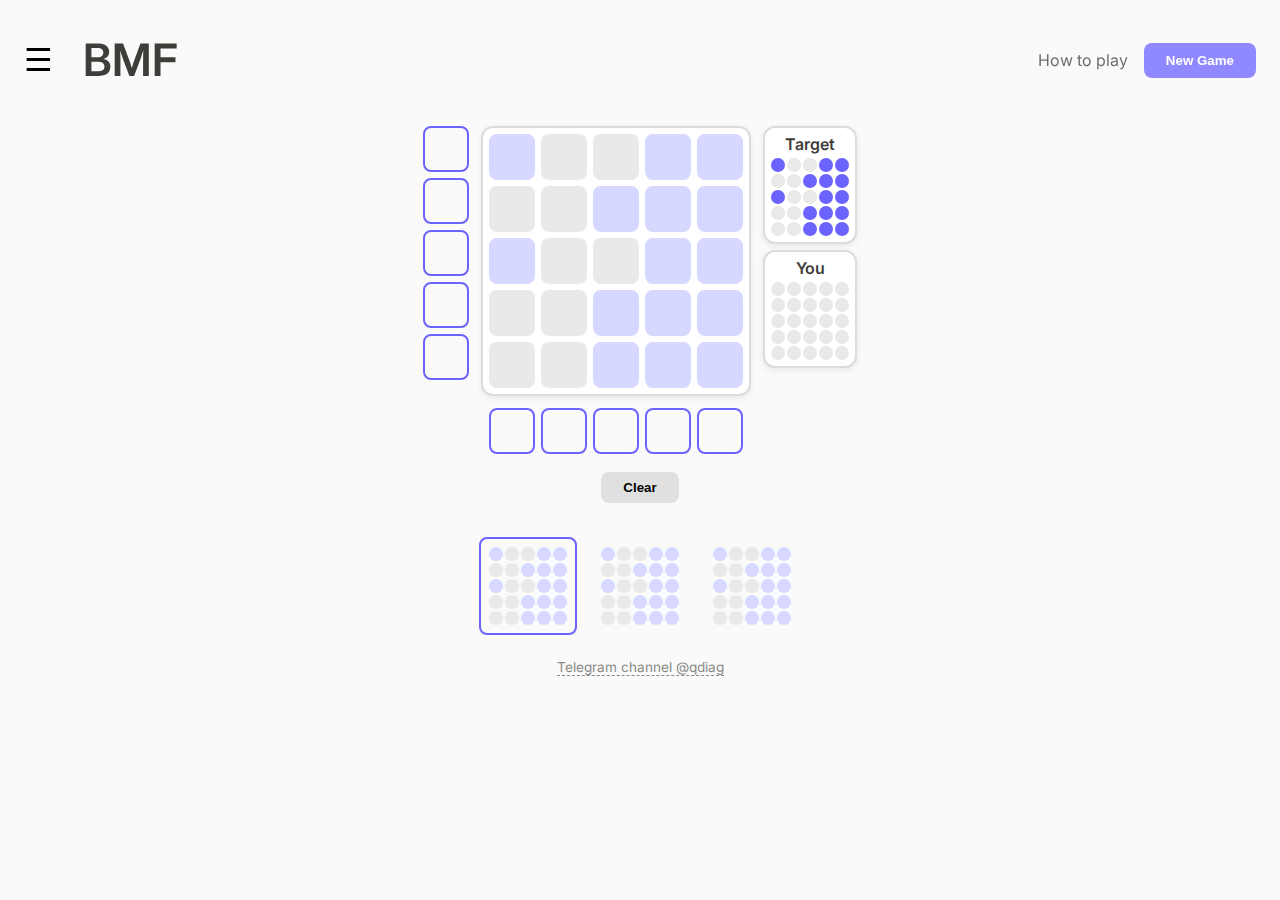
<file: bmf/index.html>
<!DOCTYPE html>
<html lang="en">
<head>
  <meta charset="UTF-8">
  <title>BMF Game</title>
  <meta name="viewport" content="width=device-width,initial-scale=1">
  
  <link href="https://fonts.googleapis.com/css2?family=Inter:wght@400;600&display=swap" rel="stylesheet">
  <link rel="icon" type="image/png" href="https://qdiag.xyz/bmf/favicon.png">
  <link rel="stylesheet" href="styles.css">
</head>

<body>
  <!-- ====== HEADER ====== -->
  <div class="header">
    <div class="leftControls">
      <button id="menuBtn" class="hamburger">☰</button>
      <div class="title">BMF</div>
    </div>
    <div class="rightControls">
      <div id="timerDisplay" class="timer">
        <span id="timerValue">00:00</span>
      </div>
      <a id="helpLink" href="#!">How&nbsp;to&nbsp;play</a>
      <button id="newBtn">New Game</button>
    </div>
  </div>

  <!-- ====== SETTINGS PANEL ====== -->
  <div id="panel">
    <div class="setting">
      <label>Combine</label>
      <div class="modeToggle">
        <label class="modeBtn" id="orBtn"><input type="radio" hidden name="mode" value="bool">OR</label>
        <label class="modeBtn checked" id="xorBtn"><input type="radio" hidden name="mode" value="mod" checked>XOR</label>
      </div>
    </div>

    <div class="setting">
      <label>Board size</label>
      <div class="stepper" data-target="n">
        <button class="minus">-</button><span id="nVal">5</span><button class="plus">+</button>
      </div>
    </div>

    <div class="setting">
      <label>Layers</label>
      <div class="stepper" data-target="r">
        <button class="minus">-</button><span id="rVal">3</span><button class="plus">+</button>
      </div>
    </div>

    <div class="setting">
      <label>Preview</label>
      <label class="switch">
        <input type="checkbox" id="previewToggle" checked>
        <span class="slider"></span>
      </label>
    </div>

    <div class="setting">
      <label>Timer</label>
      <label class="switch">
        <input type="checkbox" id="timerToggle" checked>
        <span class="slider"></span>
      </label>
    </div>

    <div class="setting">
      <label>Scale</label>
      <div class="stepper" data-target="zoom">
        <button class="minus">-</button><span id="zoomVal">100&nbsp;%</span><button class="plus">+</button>
      </div>
    </div>

    <div class="setting codeInputWrap">
      <label for="codeInput">Puzzle code</label>
      <input id="codeInput" placeholder="Enter / will show code here">
      <div class="codeButtons">
        <button id="copyCodeBtn">Copy Code</button>
        <button id="loadCodeBtn">Load Code</button>
      </div>
    </div>

    <div class="setting">
      <label>Editor mode</label>
      <label class="switch">
        <input type="checkbox" id="editorToggle">
        <span class="slider"></span>
      </label>
    </div>

    <a class="panelLink" href="https://forms.gle/tAUDAFZZKGTbSEpk9" target="_blank" rel="noopener">Give Feedback</a>
  </div>

  <!-- ====== GAME ====== -->
  <div id="app">
    <div class="editWrap">
      <div class="boardGroup">
        <div id="rowToggles" class="rowToggles"></div>
        <div class="boardArea">
          <div class="gridCard">
            <div id="editGrid" class="grid main"></div>
          </div>
          <div id="colToggles" class="colToggles"></div>
        </div>
      </div>
      <div id="previews" class="previewWrap"></div>
    </div>

    <div class="btnbar"><button id="clearBtn">Clear</button></div>
    <div id="cards"></div>
  </div>

  <!-- footer -->
  <div class="footer">
    <a id="tgLink" href="https://t.me/qdiag" target="_blank" rel="noopener">Telegram&nbsp;channel&nbsp;@qdiag</a>
  </div>

  <script src="tutorial.js"></script>
  <script src="timer.js"></script>
  <script src="script.js"></script>
</body>
</html>
</file>
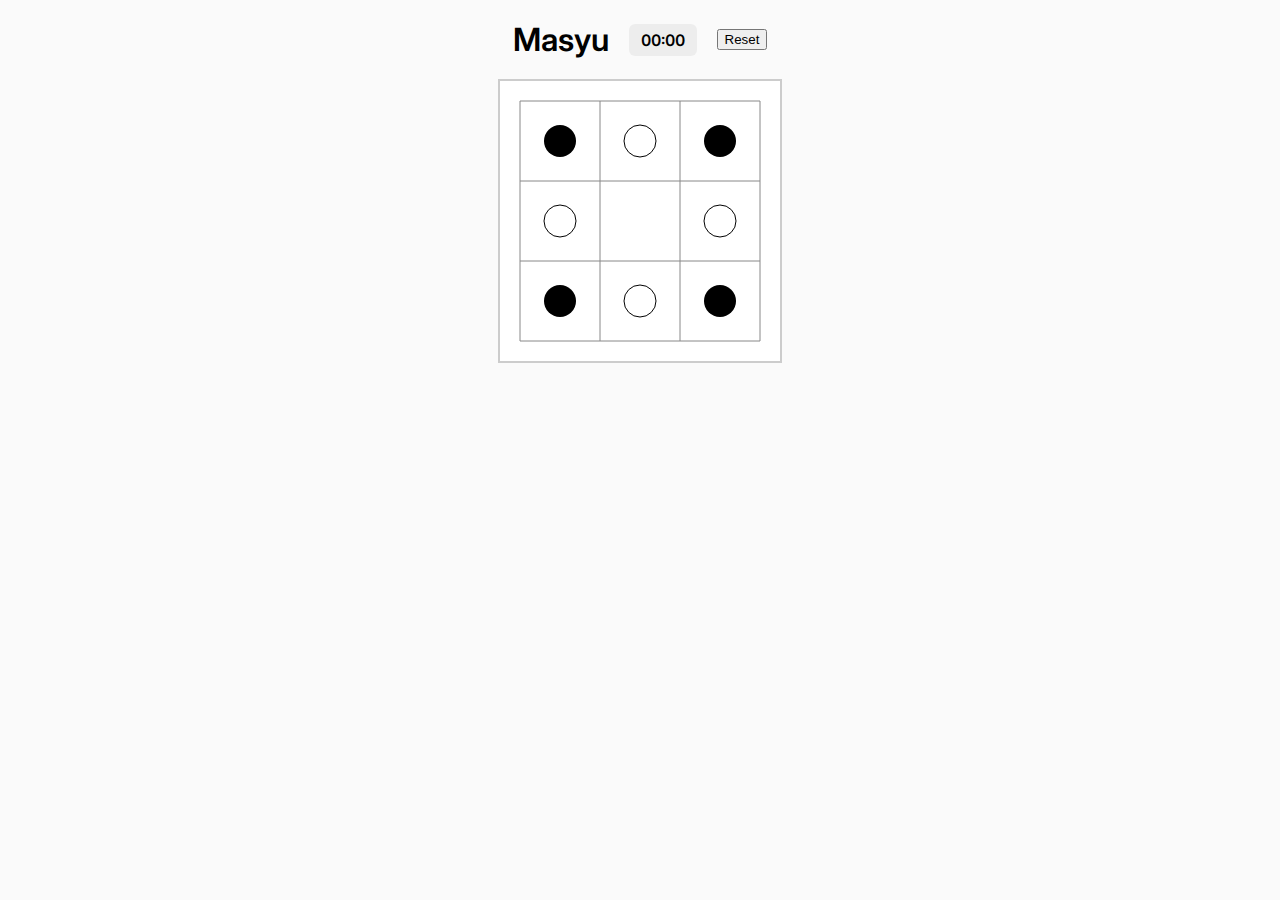
<file: masyu/index.html>
<!DOCTYPE html>
<html lang="en">
<head>
  <meta charset="UTF-8">
  <title>Masyu</title>
  <meta name="viewport" content="width=device-width,initial-scale=1">
  <link href="https://fonts.googleapis.com/css2?family=Inter:wght@400;600&display=swap" rel="stylesheet">
  <link rel="stylesheet" href="styles.css">
</head>
<body>
  <div class="header">
    <div class="title">Masyu</div>
    <div id="timerDisplay" class="timer"><span id="timerValue">00:00</span></div>
    <button id="resetBtn">Reset</button>
  </div>
  <canvas id="board" width="300" height="300"></canvas>
  <script src="timer.js"></script>
  <script src="script.js"></script>
</body>
</html>
</file>
<file: bmf/styles.css>
/* ====== VARIABLES ====== */
:root{
  --n:5;
  --size:46px;
  --gap:6px;
  --accent:#6c63ff;
  --accent-light:#d6d8ff;
  --bad:#ff6f6f;
  --bg:#fafafa;
  --tile-empty:#e9e9e9;
  --panelW:260px;
  --zoom:1;
  --headerH:100px;
}
@media(max-width:600px){:root{--gap:4px}}

/* ====== GLOBAL ====== */
*{box-sizing:border-box;margin:0;padding:0}
body{
  font-family:Inter,sans-serif;background:var(--bg);color:#3e3d3a;
  min-height:100vh;display:flex;flex-direction:column;align-items:center;
  padding-top:var(--headerH)
}

/* ====== HEADER ====== */
.header{
  position:fixed;top:0;left:0;right:0;height:var(--headerH);
  display:flex;justify-content:space-between;align-items:center;flex-wrap:wrap;
  padding:20px 24px 0;z-index:100;background:transparent;
  pointer-events:none
}
.header *{pointer-events:auto}

.hamburger{font-size:2rem;border:none;background:transparent;cursor:pointer}
.title{font-size:2.8rem;font-weight:600;margin-left:12px}

.leftControls,.rightControls{display:flex;gap:16px;align-items:center}
.leftControls{gap:18px}

@media(max-width:600px){
  .rightControls{flex-direction:column;align-items:flex-end;gap:8px;margin-top:8px}
}

#helpLink{
  font-size:1rem;color:#3e3d3a;text-decoration:none;opacity:.75;transition:.15s
}
#helpLink:hover{opacity:1}

#newBtn{
  cursor:pointer;padding:10px 22px;border:none;border-radius:8px;
  background:#9088ff;color:#fff;font-weight:600
}

/* ====== SETTINGS PANEL ====== */
#panel{
  position:fixed;top:0;left:0;height:100%;width:var(--panelW);
  background:#fff;border-right:1px solid #dadada;
  transform:translateX(-100%);transition:.25s ease;z-index:90;
  padding:90px 22px 30px
}
#panel.open{transform:translateX(0)}

.setting{margin-bottom:22px;display:flex;align-items:center;justify-content:space-between}
.setting label{font-weight:600}

/* toggle OR/XOR */
.modeToggle{display:flex;gap:6px}
.modeToggle input{display:none}
.modeBtn{
  padding:6px 14px;border:2px solid var(--accent);border-radius:6px;cursor:pointer;
  background:#fff;font-weight:600;transition:.15s
}
.modeBtn.checked{background:var(--accent);color:#fff}

/* switch */
.switch{position:relative;display:inline-block;width:46px;height:26px}
.switch input{opacity:0;width:0;height:0}
.slider{
  position:absolute;cursor:pointer;inset:0;background:#ccc;border-radius:26px;transition:.2s
}
.slider:before{
  content:'';position:absolute;left:2px;bottom:2px;width:22px;height:22px;
  background:#fff;border-radius:50%;transition:.2s
}
input:checked + .slider{background:var(--accent)}
input:checked + .slider:before{transform:translateX(20px)}

/* steppers */
.stepper{display:flex;align-items:center;gap:12px}
.stepper button{
  width:36px;height:36px;border:none;border-radius:8px;background:#e0e0e0;
  font-size:1.2rem;cursor:pointer;font-weight:600;transition:background .12s
}
.stepper button:hover{background:#d4d4d4}
.stepper span{min-width:48px;text-align:center;font-weight:600;font-size:1.05rem}

/* code input with editor button */
.codeInputWrap{flex-direction:column;align-items:stretch;gap:8px}
.codeInputRow{display:flex;gap:8px;align-items:center}
.codeInputWrap input{
  flex:1;padding:8px 10px;border:1px solid #ccc;border-radius:6px;font-family:monospace
}

.codeButtons{display:flex;gap:8px;margin-top:8px}
#copyCodeBtn,#loadCodeBtn{
  cursor:pointer;padding:6px 14px;border:none;border-radius:6px;font-weight:600
}
#copyCodeBtn{background:#e0e0e0;color:#3e3d3a;transition:.15s}
#copyCodeBtn.copied{background:var(--accent);color:#fff}
#loadCodeBtn{background:var(--accent);color:#fff}

/* panel link */
.panelLink{
  display:block;margin-top:40px;text-align:center;font-size:1rem;font-weight:600;
  color:#3e3d3a;text-decoration:none;opacity:.75;transition:.15s
}
.panelLink:hover{opacity:1}

/* ====== GAME LAYOUT ====== */
#app{
  display:flex;flex-direction:column;align-items:center;width:100%;
  transform:scale(var(--zoom));transform-origin:top center;
  margin-top:calc(26px / var(--zoom))
}

.editWrap{display:flex;flex-wrap:wrap;gap:calc(var(--gap)*2);justify-content:center}
.boardGroup{display:flex;gap:calc(var(--gap)*2);align-items:flex-start}
.rowToggles{display:grid;grid-template-rows:repeat(var(--n),var(--size));gap:var(--gap);flex-shrink:0}
.boardArea{display:flex;flex-direction:column;gap:var(--gap);align-items:center}
.colToggles{display:grid;grid-template-columns:repeat(var(--n),var(--size));gap:var(--gap);margin-top:var(--gap)}

/* card containers */
.gridCard{
  padding:var(--gap);background:#fff;border:2px solid #dcdcdc;border-radius:12px;
  box-shadow:0 2px 6px rgba(0,0,0,.08)
}

/* grids */
.grid{display:grid;gap:var(--gap)}
.grid.main{
  grid-template-columns:repeat(var(--n),var(--size));
  grid-template-rows:repeat(var(--n),var(--size))
}
.grid.mini{
  grid-template-columns:repeat(var(--n),14px);
  grid-template-rows:repeat(var(--n),14px);gap:2px
}

/* tiles */
.tile{
  width:100%;height:100%;border-radius:8px;display:flex;align-items:center;justify-content:center;
  transition:background .1s;font-size:.9rem;user-select:none
}
.tile.zero{background:var(--tile-empty)}
.tile.want{background:var(--accent-light)}
.tile.good{background:var(--accent);color:#fff}
.tile.bad{background:var(--bad)}

/* toggles */
.toggle{
  width:var(--size);height:var(--size);border-radius:8px;border:2px solid var(--accent);
  background:transparent;cursor:pointer;transition:.1s
}
.toggle.on{background:var(--accent)}

/* layer cards */
#cards{display:flex;gap:14px;margin-top:16px;flex-wrap:wrap;justify-content:center}
.card{
  cursor:pointer;padding:8px;border-radius:8px;border:2px solid transparent;transition:border .12s
}
.card.active{border-color:var(--accent)}

/* buttons */
.btnbar{margin:18px 0}
#clearBtn{
  cursor:pointer;padding:8px 22px;border:none;border-radius:8px;background:#e0e0e0;font-weight:600
}

/* previews */
.previewWrap{display:flex;flex-direction:column;gap:var(--gap)}
.previewWrap .label{font-weight:600;text-align:center;margin-bottom:4px}
@media(max-width:600px){
  .previewWrap{flex-direction:row;justify-content:center;width:100%;order:-1}
}

/* help modal */
.helpModal{
  display:none;position:fixed;inset:0;z-index:96;align-items:center;justify-content:center;
  backdrop-filter:blur(3px);background:rgba(0,0,0,.45)
}
.helpBox{
  max-width:320px;background:#fff;padding:30px 28px;border-radius:14px;
  box-shadow:0 4px 12px rgba(0,0,0,.2)
}
.helpBox h2{margin-bottom:14px;font-size:1.4rem}
.helpBox ul{margin-left:18px;margin-bottom:20px;font-size:.95rem;line-height:1.35}
.helpBox li{margin-bottom:10px}
.helpBox .tile{width:18px;height:18px;margin-right:6px;vertical-align:middle;display:inline-block}
#closeHelp{
  cursor:pointer;padding:8px 18px;border:none;border-radius:8px;
  background:var(--accent);color:#fff;font-weight:600
}

/* footer */
.footer{margin:24px 0 12px;font-size:.85rem;color:#3e3d3a;opacity:.6;text-align:center}
#tgLink{color:inherit;text-decoration:none;border-bottom:1px dashed currentColor}
#tgLink:hover{opacity:.8}

/* ====== TUTORIAL ====== */
.tutorialOverlay{
  position:fixed;inset:0;z-index:200;pointer-events:none;background:rgba(0,0,0,.15)
}

.tutorialHighlight{
  position:fixed;pointer-events:none;
  border:3px solid #9088ff;border-radius:10px;
  box-shadow:0 0 20px rgba(144,136,255,.6), inset 0 0 10px rgba(144,136,255,.2);
  animation:tutorialPulse 1.5s ease-in-out infinite
}

@keyframes tutorialPulse{
  0%,100%{transform:scale(1);opacity:.9}
  50%{transform:scale(1.05);opacity:1}
}

.tutorialMessage{
  position:fixed;top:10px;left:50%;transform:translateX(-50%);
  background:#2c2c2c;color:#fff;padding:20px 30px;border-radius:12px;
  max-width:75%;width:360px;text-align:center;display:none;
  pointer-events:auto;box-shadow:0 4px 20px rgba(0,0,0,.3)
}

.tutorialText{font-size:1.1rem;line-height:1.4;margin-bottom:12px}
.tutorialContinue{
  font-size:.95rem;opacity:.7;cursor:pointer;
  padding:8px 16px;border:1px solid rgba(255,255,255,.3);
  border-radius:6px;display:inline-block;transition:.2s
}
.tutorialContinue:hover{opacity:1;background:rgba(255,255,255,.1)}

/* ====== CORRECT BADGE ====== */
.correct-badge{
  position:fixed;right:20px;bottom:20px;z-index:100;
  background:#4a5568;color:#fff;
  padding:12px 20px;border-radius:12px;
  box-shadow:0 4px 12px rgba(0,0,0,.15);
  display:flex;align-items:center;gap:10px;
  font-weight:600;opacity:0;
  transform:translateY(10px);
  transition:opacity .3s,transform .3s;
  pointer-events:none
}

.correct-badge.show{
  opacity:1;transform:translateY(0)
}

.correct-icon{font-size:1.3rem}
.correct-text{font-size:1.05rem}

/* ====== TIMER ====== */
.timer{
  font-size:1.2rem;font-weight:600;padding:8px 16px;
  background:rgba(0,0,0,.05);border-radius:8px;
  min-width:70px;text-align:center;transition:all .3s ease
}

#timerValue{font-variant-numeric:tabular-nums}

.timer.solved{
  background:#718096;color:#fff;
  box-shadow:0 2px 6px rgba(0,0,0,.1)
}
</file>
<file: masyu/styles.css>
body {
  font-family: Inter, sans-serif;
  background: #fafafa;
  display: flex;
  flex-direction: column;
  align-items: center;
  margin: 0;
  padding: 20px;
}

.header {
  display: flex;
  gap: 20px;
  align-items: center;
  margin-bottom: 20px;
}

.title {
  font-size: 2rem;
  font-weight: 600;
}

#board {
  border: 2px solid #ccc;
  background: #fff;
  touch-action: manipulation;
}

.timer {
  background: rgba(0,0,0,0.05);
  padding: 6px 12px;
  border-radius: 6px;
  font-weight: 600;
  font-variant-numeric: tabular-nums;
}

.timer.solved {
  background: #718096;
  color: #fff;
}
</file>
